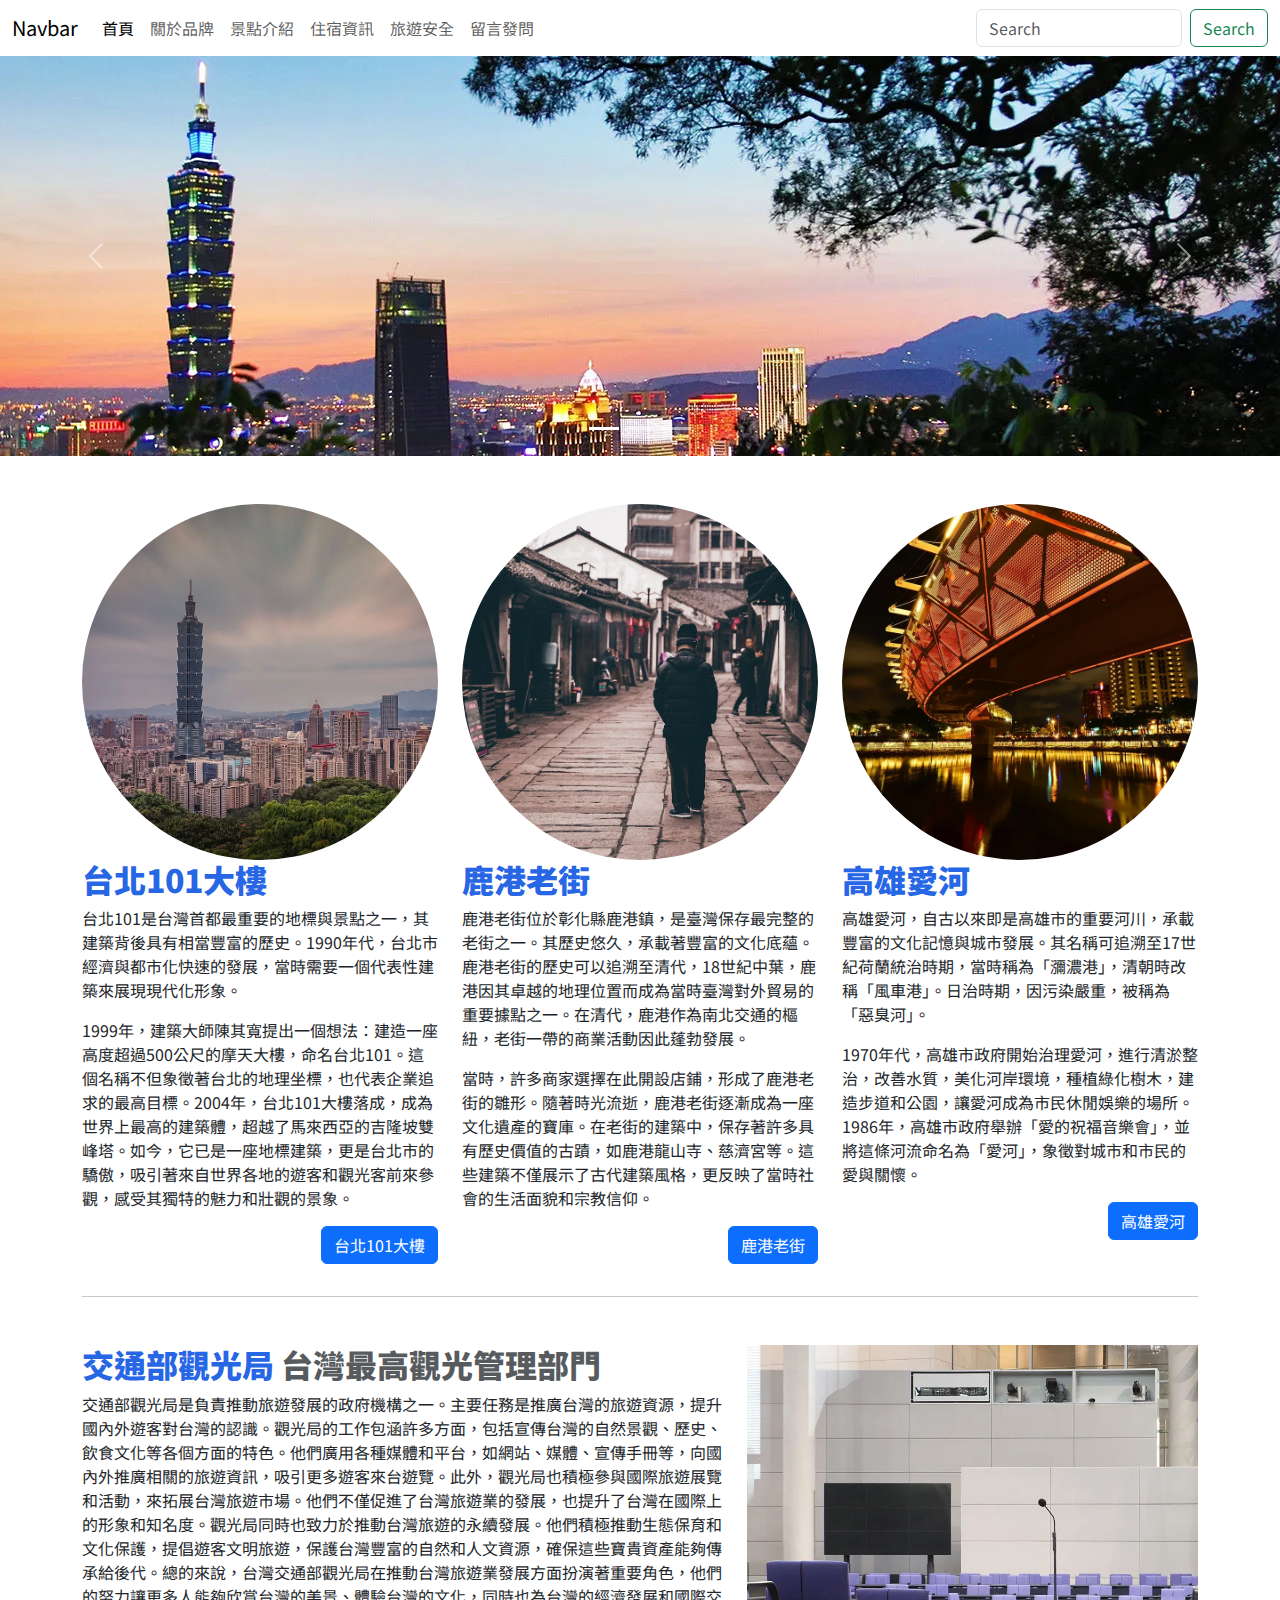
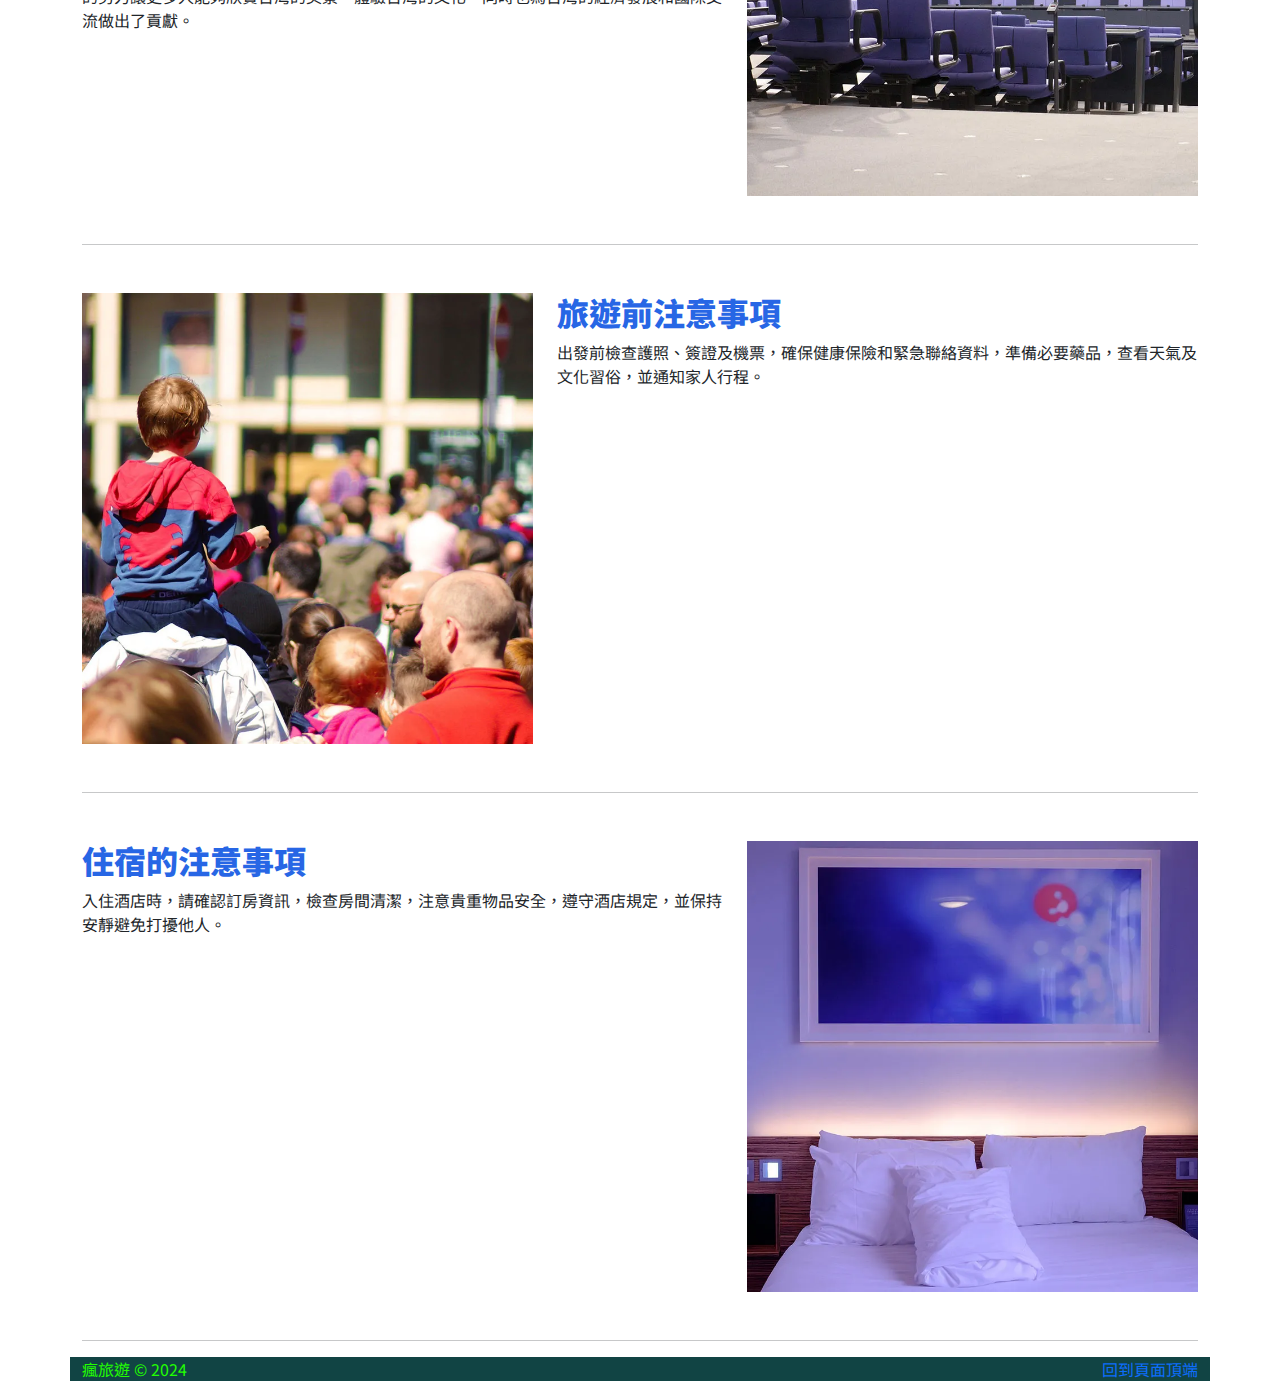
<file: index.html>
<!DOCTYPE html>
<html lang="zh-Hant-TW">
<head>
    <meta charset="UTF-8">        
    <meta name="viewport" content="width=device-width, initial-scale=1.0">
    <!-- 設定IE相容模式 -->
    <meta http-equiv="X-UA-Compatible" content="IE=edge" />
    <!-- 網站作者/擁有者 -->
    <meta name="author" content="瘋旅遊CrazyTravel">
    <!-- 網頁描述，簡單介紹網頁內容 -->
    <meta name="description" content="台北101是台灣首都最重要的地標與景點之一, 鹿港老街位於彰化縣鹿港鎮是臺灣保存最完整的老街之一, 高雄愛河追溯至17世紀荷蘭統治時期當時稱為「瀰濃港」,清朝時改稱「風車港」, 日治時期被稱為「惡臭河」">
    <!-- 網頁編輯器 -->
    <meta name="generator" content="VisualStudioCode">
    <!-- 關鍵字，Google排除權重，其它搜尋引擎仍然使用 -->
    <meta name="keywords" content=" 台北101, 鹿港老街, 高雄愛河">
    <!-- favicon我的最愛(書籤)圖標 -->
    <link rel="shortcut icon" href="favicon.ico">

    <link href="https://cdn.jsdelivr.net/npm/bootstrap@5.3.3/dist/css/bootstrap.min.css" rel="stylesheet" integrity="sha384-QWTKZyjpPEjISv5WaRU9OFeRpok6YctnYmDr5pNlyT2bRjXh0JMhjY6hW+ALEwIH" crossorigin="anonymous">
    <link rel="stylesheet" href="css/custom.css">
   
        <title>瘋旅遊-首頁</title>
</head>
<!-- GA追蹤分析 -->
<body>
    <header>
        <nav class="navbar navbar-expand-lg bg-dark navbar-light"> 
            <div class="container-fluid">
              <a class="navbar-brand" href="#">Navbar</a>
              <button class="navbar-toggler" type="button" data-bs-toggle="collapse" data-bs-target="#navbarSupportedContent" aria-controls="navbarSupportedContent" aria-expanded="false" aria-label="Toggle navigation">
                <span class="navbar-toggler-icon"></span>
              </button>
              <div class="collapse navbar-collapse" id="navbarSupportedContent">
                <!-- 導覽按鈕列 -->
                <ul class="navbar-nav me-auto mb-2 mb-lg-0">
                  <li class="nav-item">
                    <a class="nav-link active" aria-current="page" href="index.html">首頁</a>
                  </li>
                  <li class="nav-item">
                    <a class="nav-link" href="about.html">關於品牌</a>
                  </li>
                  <li class="nav-item">
                    <a class="nav-link" href="viewpoint.html">景點介紹</a>
                  </li>
                  <li class="nav-item">
                    <a class="nav-link" href="hotel.html">住宿資訊</a>
                  </li>
                  <li class="nav-item">
                    <a class="nav-link" href="safe.html">旅遊安全</a>
                  </li>
                  <li class="nav-item">
                    <a class="nav-link" href="https://toolkit.url.com.tw/bbs/index.php?email=bbs@trial-155897.url.tw" target="_blank">留言發問</a>
                  </li>
                </ul>
                <!-- 表單、php -->
                <form class="d-flex" role="search">
                  <input class="form-control me-2" type="search" placeholder="Search" aria-label="Search">
                  <button class="btn btn-outline-success" type="submit">Search</button>
                </form>
              </div>
            </div>
        </nav>

    </header>
    <main>
      <div id="carouselExampleIndicators" class="carousel slide">
        <div class="carousel-indicators">
          <button type="button" data-bs-target="#carouselExampleIndicators" data-bs-slide-to="0" class="active" aria-current="true" aria-label="Slide 1"></button>
          <button type="button" data-bs-target="#carouselExampleIndicators" data-bs-slide-to="1" aria-label="Slide 2"></button>
          <button type="button" data-bs-target="#carouselExampleIndicators" data-bs-slide-to="2" aria-label="Slide 3"></button>
        </div>
        <div class="carousel-inner">
          <div class="carousel-item active">
            <img src="images/index/taipei-101-2511672_1920-111.webp" class="d-block w-100" alt="台北101大樓" title="台北101大樓" aria-label="台北101大樓">
          </div>
          <div class="carousel-item">
            <img src="images/index/taipei-101-2844052_1920-222.webp" class="d-block w-100" alt="台北101大樓" title="台北101大樓" aria-level="台北101大樓" >
          </div>
          <div class="carousel-item">
            <img src="images/index/taipei-taiwan-2057818_1920-333.webp" class="d-block w-100" alt="台北大樓" title="台北大樓" aria-level="台北大樓">
          </div>
        </div>
        <button class="carousel-control-prev" type="button" data-bs-target="#carouselExampleIndicators" data-bs-slide="prev">
          <span class="carousel-control-prev-icon" aria-hidden="true"></span>
          <span class="visually-hidden">Previous</span>
        </button>
        <button class="carousel-control-next" type="button" data-bs-target="#carouselExampleIndicators" data-bs-slide="next">
          <span class="carousel-control-next-icon" aria-hidden="true"></span>
          <span class="visually-hidden">Next</span>
        </button>
      </div>
      <div class="container">
        <div class="row">
          <div class="col-lg-4 order-md-0 mt-5">
          <a type="button"><img src="images/index/taipai-2078194_1920.webp" class="rounded-circle w-100" alt="台北101大樓" title="台北101大樓" aria-label="台北101大樓"data-bs-toggle="modal" data-bs-target="#imageTaipei101"></a>
            <!-- Modal -->
            <div class="modal fade" id="imageTaipei101" tabindex="-1" aria-labelledby="exampleModalLabel" aria-hidden="true">
              <div class="modal-dialog">
                <div class="modal-content">
                  <div class="modal-header">
                    <h5 class="modal-title">台北101大樓</h5>
                    <button type="button" class="btn-close" data-bs-dismiss="modal" aria-label="Close"></button>
                  </div>
                  <div class="modal-body">
                    <img src="images/index/taipai-2078194_1920.webp" width="100%">
                  </div>
                  <div class="modal-footer">
                    <button type="button" class="btn btn-secondary" data-bs-dismiss="modal">關閉</button>
                  </div>
                </div>
              </div>
            </div>         
  <div class="card-body">
    <h2 class="">台北101大樓</h2>
    <p class="card-text">台北101是台灣首都最重要的地標與景點之一，其建築背後具有相當豐富的歷史。1990年代，台北市經濟與都市化快速的發展，當時需要一個代表性建築來展現現代化形象。</p>
    <p>1999年，建築大師陳其寬提出一個想法：建造一座高度超過500公尺的摩天大樓，命名台北101。這個名稱不但象徵著台北的地理坐標，也代表企業追求的最高目標。2004年，台北101大樓落成，成為世界上最高的建築體，超越了馬來西亞的吉隆坡雙峰塔。如今，它已是一座地標建築，更是台北市的驕傲，吸引著來自世界各地的遊客和觀光客前來參觀，感受其獨特的魅力和壯觀的景象。</p>
    <p class="text-end"><a href="https://www.taipei-101.com.tw/tw" target="_blank" class="btn btn-primary" role="button" data-bs-toggle="tooltip" data-bs-placement="top" data-bs-title="即將離開本網站">
    台北101大樓</a></p>
  </div>
          </div>
          <div class="col-lg-4 order-md-1 mt-5">   
            <img src="images/index/china-4006003_1920.webp" class="rounded-circle w-100" alt="鹿港老街" title="鹿港老街" aria-label="鹿港老街">
  <div class="card-body">        
    <h2 class="">鹿港老街</h2>
    <p class="card-text">鹿港老街位於彰化縣鹿港鎮，是臺灣保存最完整的老街之一。其歷史悠久，承載著豐富的文化底蘊。鹿港老街的歷史可以追溯至清代，18世紀中葉，鹿港因其卓越的地理位置而成為當時臺灣對外貿易的重要據點之一。在清代，鹿港作為南北交通的樞紐，老街一帶的商業活動因此蓬勃發展。</p>
    <p>當時，許多商家選擇在此開設店鋪，形成了鹿港老街的雛形。隨著時光流逝，鹿港老街逐漸成為一座文化遺產的寶庫。在老街的建築中，保存著許多具有歷史價值的古蹟，如鹿港龍山寺、慈濟宮等。這些建築不僅展示了古代建築風格，更反映了當時社會的生活面貌和宗教信仰。</p>
    <p class="text-end"><a href="https://tourism.chcg.gov.tw/AttractionsContent.aspx?id=152&chk=a85eda86-370a-434e-b612-b04b3dc848ab" target="_blank" class="btn btn-primary" role="button">鹿港老街</a></p>
        </div>
      </div>
      <div class="col-lg-4 order-md-2 mt-5">
        <img src="images/index/heart-of-love-river-in-kaohsiung-1885958_1920.webp" class="rounded-circle w-100" alt="高雄愛河" title="高雄愛河" aria-label="高雄愛河">
        <div class="card-body">        
        <h2 class="">高雄愛河</h2>
        <p class="card-text">高雄愛河，自古以來即是高雄市的重要河川，承載豐富的文化記憶與城市發展。其名稱可追溯至17世紀荷蘭統治時期，當時稱為「瀰濃港」，清朝時改稱「風車港」。日治時期，因污染嚴重，被稱為「惡臭河」。</p>
        <p class="card-text">1970年代，高雄市政府開始治理愛河，進行清淤整治，改善水質，美化河岸環境，種植綠化樹木，建造步道和公園，讓愛河成為市民休閒娛樂的場所。1986年，高雄市政府舉辦「愛的祝福音樂會」，並將這條河流命名為「愛河」，象徵對城市和市民的愛與關懷。</p>
        <p class="text-end"><a href="https://www.taiwan.net.tw/m1.aspx?sNo=0001121&id=625" target="_blank" class="btn btn-primary" role="button">高雄愛河</a></p>
    </div>
    </div>

        </div>
        <hr>
        <div class="row my-5">
          <div class="col-md-7">
            <h2>交通部觀光局<span class="text-muted"> 台灣最高觀光管理部門</span></h2>
            <p>交通部觀光局是負責推動旅遊發展的政府機構之一。主要任務是推廣台灣的旅遊資源，提升國內外遊客對台灣的認識。觀光局的工作包涵許多方面，包括宣傳台灣的自然景觀、歷史、飲食文化等各個方面的特色。他們廣用各種媒體和平台，如網站、媒體、宣傳手冊等，向國內外推廣相關的旅遊資訊，吸引更多遊客來台遊覽。此外，觀光局也積極參與國際旅遊展覽和活動，來拓展台灣旅遊市場。他們不僅促進了台灣旅遊業的發展，也提升了台灣在國際上的形象和知名度。觀光局同時也致力於推動台灣旅遊的永續發展。他們積極推動生態保育和文化保護，提倡遊客文明旅遊，保護台灣豐富的自然和人文資源，確保這些寶貴資產能夠傳承給後代。總的來說，台灣交通部觀光局在推動台灣旅遊業發展方面扮演著重要角色，他們的努力讓更多人能夠欣賞台灣的美景、體驗台灣的文化，同時也為台灣的經濟發展和國際交流做出了貢獻。</p>
          </div>
          <div class="col-md-5">
             <img src="images/index/bundestag-732071_1920.move.webp" alt="交通部觀光局辦公室" class="img-fluid mx-auto" aria-label="交通部觀光局辦公室">
          </div>
        </div>
        <hr>
        <div class="row my-5">
          <div class="col-md-7 order-md-1">
            <h2>旅遊前注意事項</h2>
            <p>出發前檢查護照、簽證及機票，確保健康保險和緊急聯絡資料，準備必要藥品，查看天氣及文化習俗，並通知家人行程。</p>
          </div>
          <div class="col-md-5 order-md-0">
             <img src="images/index/people-3316590_1920.move.webp" alt="旅遊前注意事項" class="img-fluid mx-auto" aria-label="旅遊前注意事項">
          </div>
        </div>
        <hr>
        <div class="row my-5">
          <div class="col-md-7">
            <h2>住宿的注意事項</h2>
            <p>入住酒店時，請確認訂房資訊，檢查房間清潔，注意貴重物品安全，遵守酒店規定，並保持安靜避免打擾他人。
            </p>
          </div>
          <div class="col-md-5">
             <img src="images/index/bedroom-1285156_1920.webp" alt="住宿的注意事項" class="img-fluid mx-auto" aria-label="住宿的注意事項">
          </div>
        </div>
        <hr>
      </div>
        <footer class="container">
          <p class="float-end"><a href="#top">回到頁面頂端</a></p>
          <p>瘋旅遊 &copy; 2024</p>
        </footer>
    </main>
    <!-- bootstrap.bundle.min.js包含popper js -->
    <script src="https://cdn.jsdelivr.net/npm/bootstrap@5.3.3/dist/js/bootstrap.bundle.min.js" integrity="sha384-YvpcrYf0tY3lHB60NNkmXc5s9fDVZLESaAA55NDzOxhy9GkcIdslK1eN7N6jIeHz" crossorigin="anonymous"></script>
    <!-- Tooltips改版前 -->
    <!-- <script>
      $(function () { $('[data-toggle="tooltip"]').tooltip()})
    </script> -->
    <!-- Tooltips改版後 -->
    <script>
      var tooltipTriggerList = [].slice.call(document.querySelectorAll('[data-bs-toggle="tooltip"]'))
      var tooltipList = tooltipTriggerList.map(function (tooltipTriggerEl) {
      return new bootstrap.Tooltip(tooltipTriggerEl)
      })
  </script>
</body>
</html>
</file>
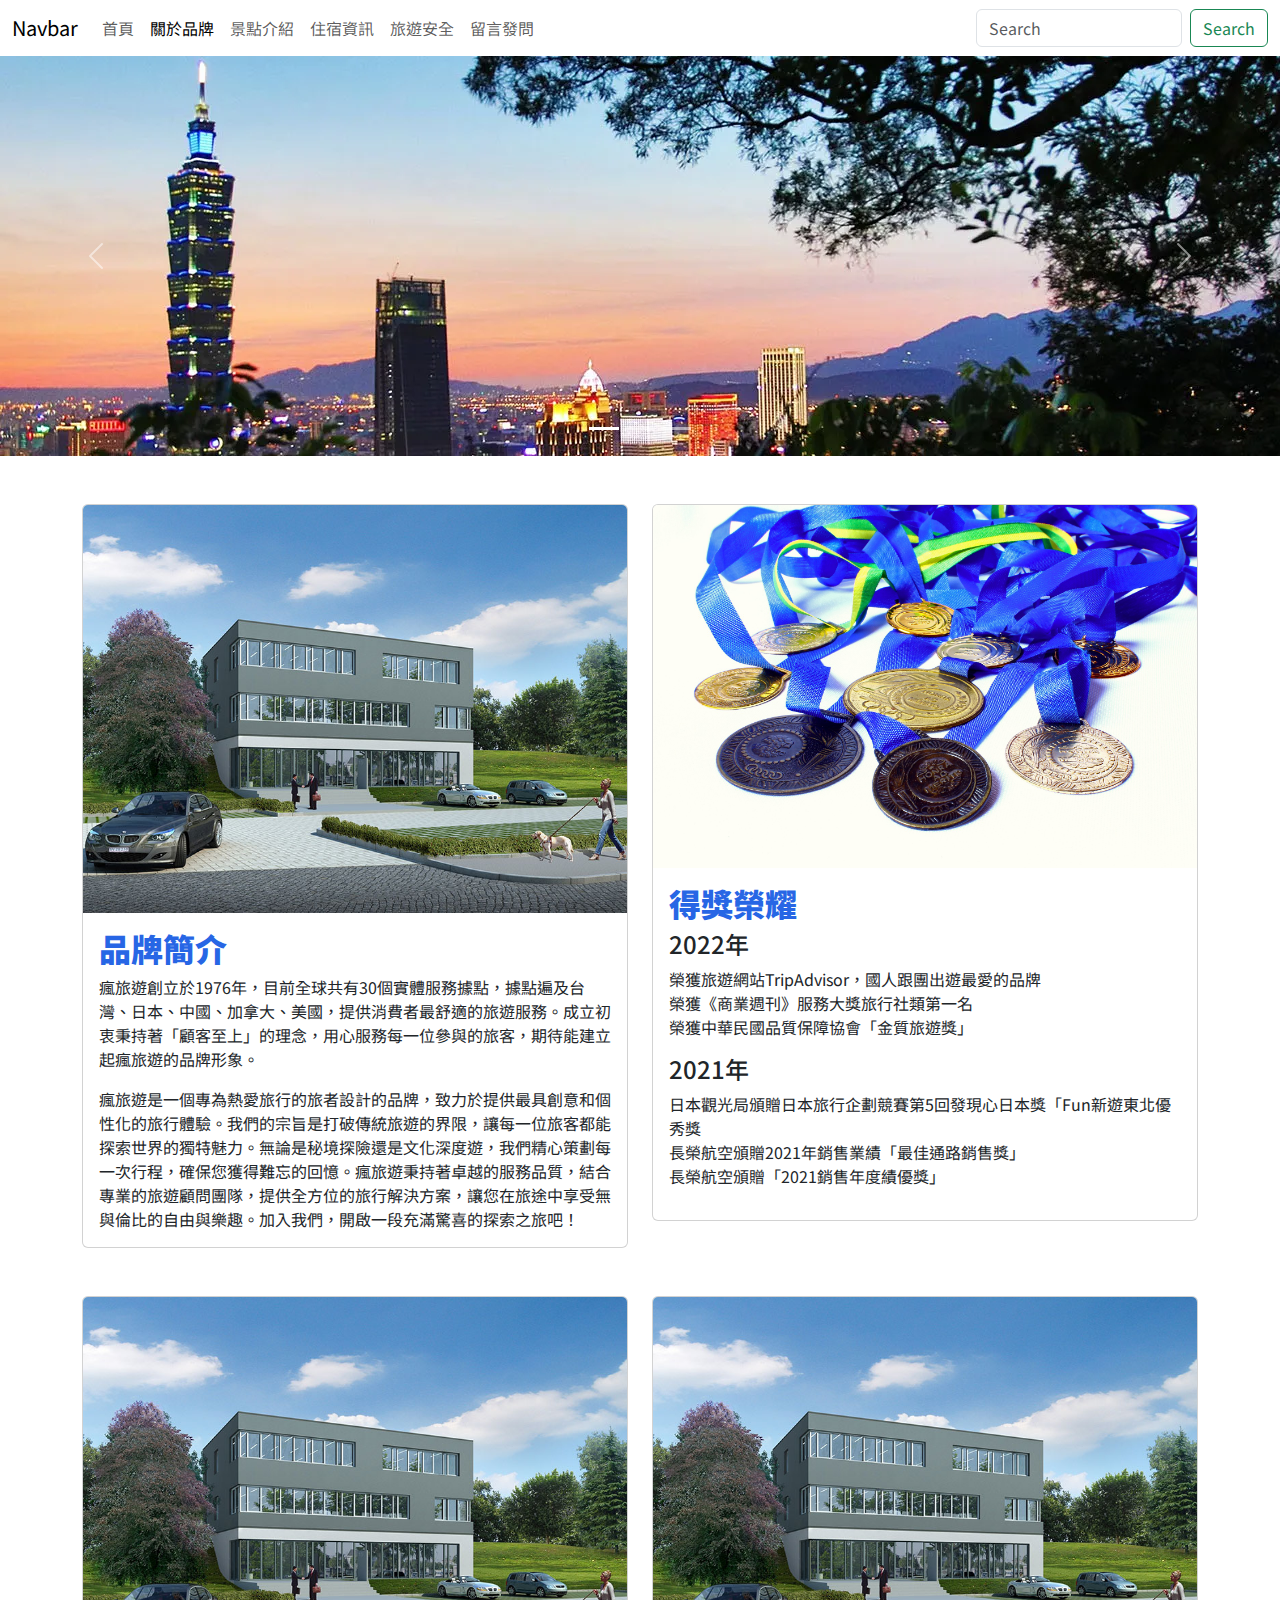
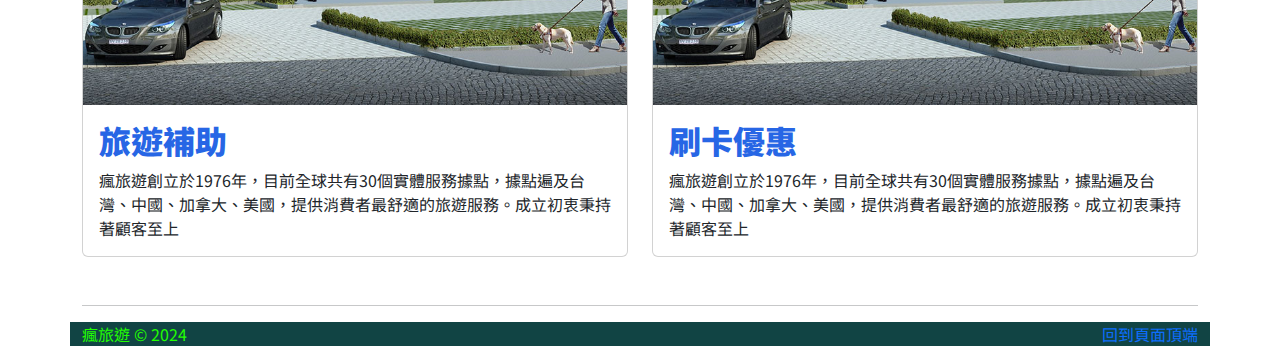
<file: about.html>
<!DOCTYPE html>
<html lang="zh-Hant-TW">
<head>
    <meta charset="UTF-8">        
    <meta name="viewport" content="width=device-width, initial-scale=1.0">
    <!-- 設定IE相容模式 -->
    <meta http-equiv="X-UA-Compatible" content="IE=edge" />
    <!-- 網站作者/擁有者 -->
    <meta name="author" content="瘋旅遊CrazyTravel">
    <!-- 網頁描述，簡單介紹網頁內容 -->
    <meta name="description" content="網頁內容完成再做">
    <!-- 網頁編輯器 -->
    <meta name="generator" content="VisualStudioCode">
    <!-- 關鍵字，Google排除權重，其它搜尋引擎仍然使用 -->
    <meta name="keywords" content="網頁內容完成再做">
    <!-- favicon我的最愛(書籤)圖標 -->
    <link rel="shortcut icon" href="favicon.ico">
    
    <link href="https://cdn.jsdelivr.net/npm/bootstrap@5.3.3/dist/css/bootstrap.min.css" rel="stylesheet" integrity="sha384-QWTKZyjpPEjISv5WaRU9OFeRpok6YctnYmDr5pNlyT2bRjXh0JMhjY6hW+ALEwIH" crossorigin="anonymous">
    <link rel="stylesheet" href="css/custom.css">
    <!-- GA追蹤分析 -->
    <!-- Google tag (gtag.js) -->
<script async src="https://www.googletagmanager.com/gtag/js?id=G-BGVSDQ0Q1H"></script>
<script>
  window.dataLayer = window.dataLayer || [];
  function gtag(){dataLayer.push(arguments);}
  gtag('js', new Date());

  gtag('config', 'G-BGVSDQ0Q1H');
</script>
    <title>瘋旅遊-關於品牌</title>
</head>
<!-- GA追蹤分析 -->
<body>
    <header>
        <nav class="navbar navbar-expand-lg bg-dark ">
            <div class="container-fluid">
              <a class="navbar-brand" href="#">Navbar</a>
              <button class="navbar-toggler" type="button" data-bs-toggle="collapse" data-bs-target="#navbarSupportedContent" aria-controls="navbarSupportedContent" aria-expanded="false" aria-label="Toggle navigation">
                <span class="navbar-toggler-icon"></span>
              </button>
              <div class="collapse navbar-collapse" id="navbarSupportedContent">
                <!-- 導覽按鈕列 -->
                <ul class="navbar-nav me-auto mb-2 mb-lg-0">
                  <li class="nav-item">
                    <a class="nav-link" href="index.html">首頁</a>
                  </li>
                  <li class="nav-item">
                    <a class="nav-link active" aria-current="page" href="about.html">關於品牌</a>
                  </li>
                  <li class="nav-item">
                    <a class="nav-link" href="viewpoint.html">景點介紹</a>
                  </li>
                  <li class="nav-item">
                    <a class="nav-link" href="hotel.html">住宿資訊</a>
                  </li>
                  <li class="nav-item">
                    <a class="nav-link" href="safe.html">旅遊安全</a>
                  </li>
                  <li class="nav-item">
                    <a class="nav-link" href="https://toolkit.url.com.tw/bbs/index.php?email=bbs@trial-155897.url.tw" target="_blank">留言發問</a>
                  </li>
                </ul>
                <!-- 表單、php -->
                <form class="d-flex" role="search">
                  <input class="form-control me-2" type="search" placeholder="Search" aria-label="Search">
                  <button class="btn btn-outline-success" type="submit">Search</button>
                </form>
              </div>
            </div>
        </nav>

    </header>
    <main>
      <div id="carouselExampleIndicators" class="carousel slide">
        <div class="carousel-indicators">
          <button type="button" data-bs-target="#carouselExampleIndicators" data-bs-slide-to="0" class="active" aria-current="true" aria-label="Slide 1"></button>
          <button type="button" data-bs-target="#carouselExampleIndicators" data-bs-slide-to="1" aria-label="Slide 2"></button>
          <button type="button" data-bs-target="#carouselExampleIndicators" data-bs-slide-to="2" aria-label="Slide 3"></button>
        </div>
        <div class="carousel-inner">
          <div class="carousel-item active">
            <img src="images/index/taipei-101-2511672_1920-111.webp" class="d-block w-100" alt="台北101大樓" title="台北101大樓" aria-label="台北101大樓">
          </div>
          <div class="carousel-item">
            <img src="images/index/taipei-101-2844052_1920-222.webp" class="d-block w-100" alt="台北101大樓" title="台北101大樓" aria-level="台北101大樓" >
          </div>
          <div class="carousel-item">
            <img src="images/index/taipei-taiwan-2057818_1920-333.webp" class="d-block w-100" alt="台北大樓" title="台北大樓" aria-level="台北大樓">
          </div>
        </div>
        <button class="carousel-control-prev" type="button" data-bs-target="#carouselExampleIndicators" data-bs-slide="prev">
          <span class="carousel-control-prev-icon" aria-hidden="true"></span>
          <span class="visually-hidden">Previous</span>
        </button>
        <button class="carousel-control-next" type="button" data-bs-target="#carouselExampleIndicators" data-bs-slide="next">
          <span class="carousel-control-next-icon" aria-hidden="true"></span>
          <span class="visually-hidden">Next</span>
        </button>
      </div>
      <div class="container">
        <div class="row">
          <div class="col-lg-6">
            <div class="card mt-5">
                <img src="images/about/office-building-1026492_1920.jpg" class="card-img-top" alt="瘋旅遊辦公大樓" title="瘋旅遊辦公大樓" aria-label="瘋旅遊辦公大樓">
                <div class="card-body">
                  <h2 class="">品牌簡介</h2>
                  <p class="card-text">瘋旅遊創立於1976年，目前全球共有30個實體服務據點，據點遍及台灣、日本、中國、加拿大、美國，提供消費者最舒適的旅遊服務。成立初衷秉持著「顧客至上」的理念，用心服務每一位參與的旅客，期待能建立起瘋旅遊的品牌形象。</p>
                  <p class="card-text">瘋旅遊是一個專為熱愛旅行的旅者設計的品牌，致力於提供最具創意和個性化的旅行體驗。我們的宗旨是打破傳統旅遊的界限，讓每一位旅客都能探索世界的獨特魅力。無論是秘境探險還是文化深度遊，我們精心策劃每一次行程，確保您獲得難忘的回憶。瘋旅遊秉持著卓越的服務品質，結合專業的旅遊顧問團隊，提供全方位的旅行解決方案，讓您在旅途中享受無與倫比的自由與樂趣。加入我們，開啟一段充滿驚喜的探索之旅吧！
                  </p>
                </div>
              </div>
          </div>
          <div class="col-lg-6">
            <div class="card mt-5">
                <img src="images/about/award-medal-646943_1920.jpg" class="card-img-top" alt="瘋旅遊辦公大樓" title="瘋旅遊辦公大樓" aria-label="瘋旅遊辦公大樓">
                <div class="card-body">
                  <h2 class="">得獎榮耀</h2>
                  <h4 class="">2022年</h4>
                  <p class="card-text">榮獲旅遊網站TripAdvisor，國人跟團出遊最愛的品牌<br>
                  榮獲《商業週刊》服務大獎旅行社類第一名<br>
                  榮獲中華民國品質保障協會「金質旅遊獎」<p>
                    <h4 class="">2021年</h4>
                    <p class="card-text">日本觀光局頒贈日本旅行企劃競賽第5回發現心日本獎「Fun新遊東北優秀獎<br>
                    長榮航空頒贈2021年銷售業績「最佳通路銷售獎」<br>
                    長榮航空頒贈「2021銷售年度績優獎」<p>
                  </div>
              </div>
          </div>
          <div class="col-lg-6">
            <div class="card mt-5">
                <img src="images/about/office-building-1026492_1920.jpg" class="card-img-top" alt="瘋旅遊辦公大樓" title="瘋旅遊辦公大樓" aria-label="瘋旅遊辦公大樓">
                <div class="card-body">
                  <h2 class="">旅遊補助</h2>
                  <p class="card-text">瘋旅遊創立於1976年，目前全球共有30個實體服務據點，據點遍及台灣、中國、加拿大、美國，提供消費者最舒適的旅遊服務。成立初衷秉持著顧客至上</p>
                </div>
              </div>
          </div>
          <div class="col-lg-6">
            <div class="card mt-5">
                <img src="images/about/office-building-1026492_1920.jpg" class="card-img-top" alt="瘋旅遊辦公大樓" title="瘋旅遊辦公大樓" aria-label="瘋旅遊辦公大樓">
                <div class="card-body">
                  <h2 class="">刷卡優惠</h2>
                  <p class="card-text">瘋旅遊創立於1976年，目前全球共有30個實體服務據點，據點遍及台灣、中國、加拿大、美國，提供消費者最舒適的旅遊服務。成立初衷秉持著顧客至上</p>
                </div>
              </div>
          </div>




        </div>
        <div class="row mb-5"></div>
        <hr>
      </div>
      <footer class="container">
        <p class="float-end"><a href="#top">回到頁面頂端</a></p>
        <p>瘋旅遊 &copy; 2024</p>
        </footer>
    </main>
    <script src="https://cdn.jsdelivr.net/npm/bootstrap@5.3.3/dist/js/bootstrap.bundle.min.js" integrity="sha384-YvpcrYf0tY3lHB60NNkmXc5s9fDVZLESaAA55NDzOxhy9GkcIdslK1eN7N6jIeHz" crossorigin="anonymous"></script>

    
</body>
</html>
</file>
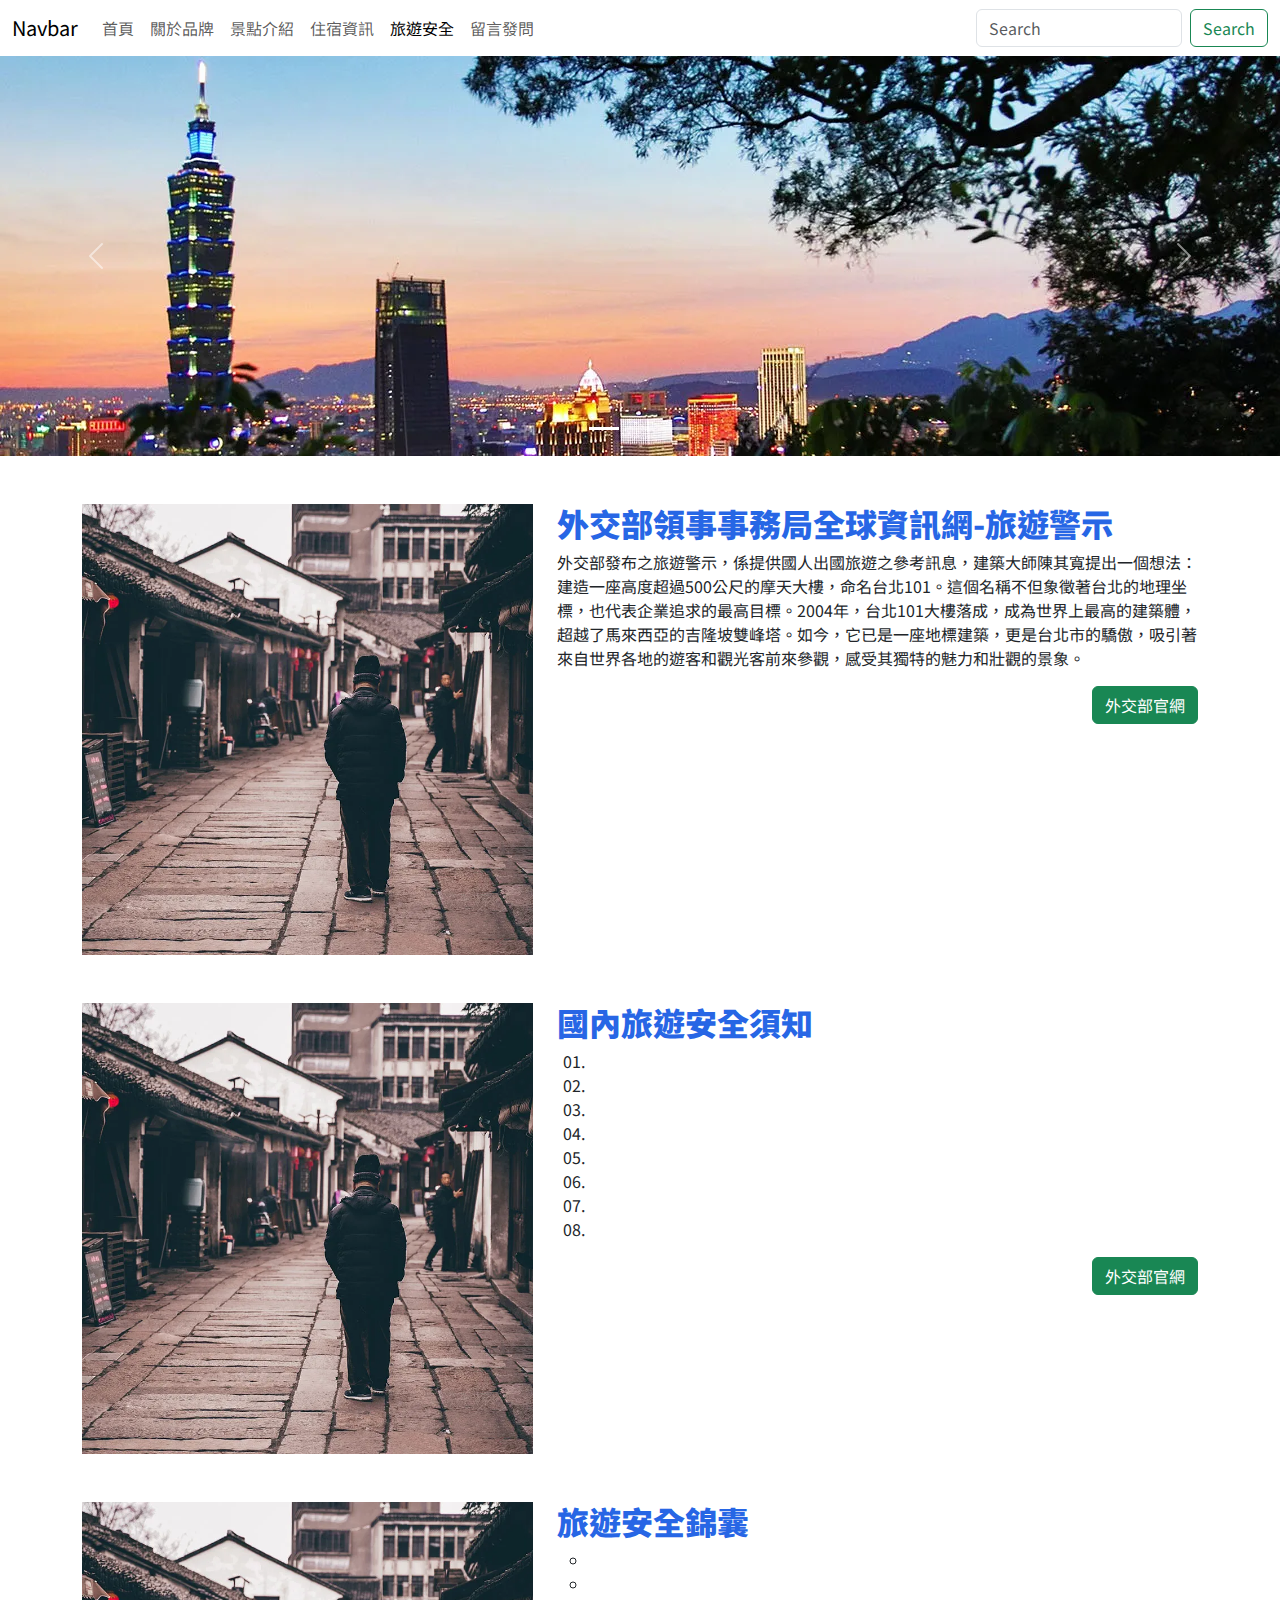
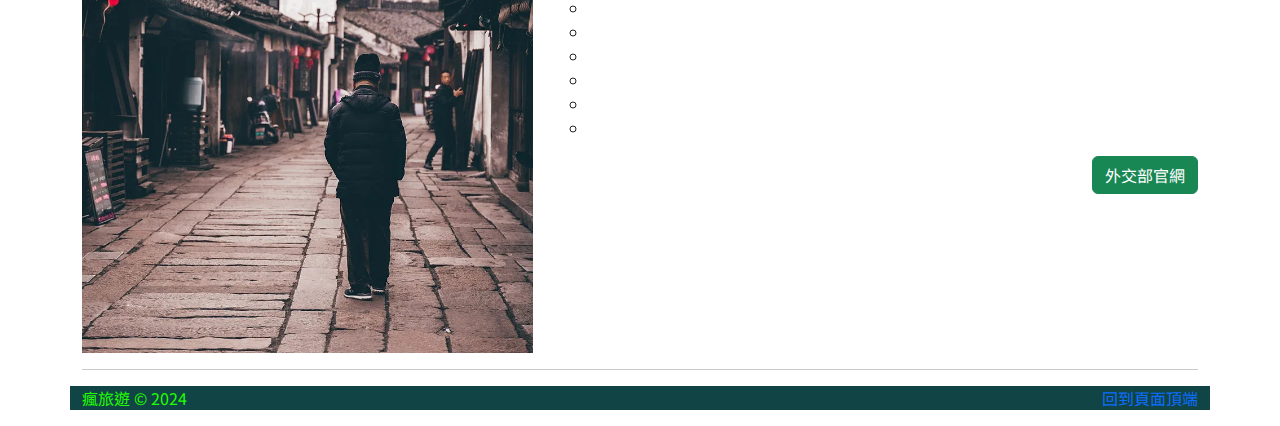
<file: safe.html>
<!DOCTYPE html>
<html lang="zh-Hant-TW">
<head>
    <meta charset="UTF-8">        
    <meta name="viewport" content="width=device-width, initial-scale=1.0">
    <!-- 設定IE相容模式 -->
    <meta http-equiv="X-UA-Compatible" content="IE=edge" />
    <!-- 網站作者/擁有者 -->
    <meta name="author" content="瘋旅遊CrazyTravel">
    <!-- 網頁描述，簡單介紹網頁內容 -->
    <meta name="description" content="網頁內容完成再做">
    <!-- 網頁編輯器 -->
    <meta name="generator" content="VisualStudioCode">
    <!-- 關鍵字，Google排除權重，其它搜尋引擎仍然使用 -->
    <meta name="keywords" content="網頁內容完成再做">
    <!-- favicon我的最愛(書籤)圖標 -->
    <link rel="shortcut icon" href="favicon.ico">
    
    <link href="https://cdn.jsdelivr.net/npm/bootstrap@5.3.3/dist/css/bootstrap.min.css" rel="stylesheet" integrity="sha384-QWTKZyjpPEjISv5WaRU9OFeRpok6YctnYmDr5pNlyT2bRjXh0JMhjY6hW+ALEwIH" crossorigin="anonymous">
    <link rel="stylesheet" href="css/custom.css">
    <link rel="stylesheet" href="https://fonts.googleapis.com/icon?family=Material+Icons">
    <!-- GA追蹤分析 -->
    <!-- Google tag (gtag.js) -->
    <script async src="https://www.googletagmanager.com/gtag/js?id=G-BGVSDQ0Q1H"></script>
    <script>
      window.dataLayer = window.dataLayer || [];
      function gtag(){dataLayer.push(arguments);}
      gtag('js', new Date());
    
      gtag('config', 'G-BGVSDQ0Q1H');
    </script>
        <title>瘋旅遊-旅遊安全</title>
</head>
<!-- GA追蹤分析 -->
<body>
    <header>
        <nav class="navbar navbar-expand-lg bg-dark ">
            <div class="container-fluid">
              <a class="navbar-brand" href="#">Navbar</a>
              <button class="navbar-toggler" type="button" data-bs-toggle="collapse" data-bs-target="#navbarSupportedContent" aria-controls="navbarSupportedContent" aria-expanded="false" aria-label="Toggle navigation">
                <span class="navbar-toggler-icon"></span>
              </button>
              <div class="collapse navbar-collapse" id="navbarSupportedContent">
                <!-- 導覽按鈕列 -->
                <ul class="navbar-nav me-auto mb-2 mb-lg-0">
                  <li class="nav-item">
                    <a class="nav-link" href="index.html">首頁</a>
                  </li>
                  <li class="nav-item">
                    <a class="nav-link " href="about.html">關於品牌</a>
                  </li>
                  <li class="nav-item">
                    <a class="nav-link" href="viewpoint.html">景點介紹</a>
                  </li>
                  <li class="nav-item">
                    <a class="nav-link" href="hotel.html">住宿資訊</a>
                  </li>
                  <li class="nav-item">
                    <a class="nav-link active" aria-current="page" href="safe.html">旅遊安全</a>
                  </li>
                  <li class="nav-item">
                    <a class="nav-link" href="https://toolkit.url.com.tw/bbs/index.php?email=bbs@trial-155897.url.tw" target="_blank">留言發問</a>
                  </li>
                </ul>
                <!-- 表單、php -->
                <form class="d-flex" role="search">
                  <input class="form-control me-2" type="search" placeholder="Search" aria-label="Search">
                  <button class="btn btn-outline-success" type="submit">Search</button>
                </form>
              </div>
            </div>
        </nav>

    </header>
    <main>
      <div id="carouselExampleIndicators" class="carousel slide">
        <div class="carousel-indicators">
          <button type="button" data-bs-target="#carouselExampleIndicators" data-bs-slide-to="0" class="active" aria-current="true" aria-label="Slide 1"></button>
          <button type="button" data-bs-target="#carouselExampleIndicators" data-bs-slide-to="1" aria-label="Slide 2"></button>
          <button type="button" data-bs-target="#carouselExampleIndicators" data-bs-slide-to="2" aria-label="Slide 3"></button>
        </div>
        <div class="carousel-inner">
          <div class="carousel-item active">
            <img src="images/index/taipei-101-2511672_1920-111.webp" class="d-block w-100" alt="台北101大樓" title="台北101大樓" aria-label="台北101大樓">
          </div>
          <div class="carousel-item">
            <img src="images/index/taipei-101-2844052_1920-222.webp" class="d-block w-100" alt="台北101大樓" title="台北101大樓" aria-level="台北101大樓" >
          </div>
          <div class="carousel-item">
            <img src="images/index/taipei-taiwan-2057818_1920-333.webp" class="d-block w-100" alt="台北大樓" title="台北大樓" aria-level="台北大樓">
          </div>
        </div>
        <button class="carousel-control-prev" type="button" data-bs-target="#carouselExampleIndicators" data-bs-slide="prev">
          <span class="carousel-control-prev-icon" aria-hidden="true"></span>
          <span class="visually-hidden">Previous</span>
        </button>
        <button class="carousel-control-next" type="button" data-bs-target="#carouselExampleIndicators" data-bs-slide="next">
          <span class="carousel-control-next-icon" aria-hidden="true"></span>
          <span class="visually-hidden">Next</span>
        </button>
      </div>
      <div class="container">
        <div class="row">
            <div class="col-md-7 order-md-1 mt-5">
              <h2>外交部領事事務局全球資訊網-旅遊警示</h2>
              <p>外交部發布之旅遊警示，係提供國人出國旅遊之參考訊息，建築大師陳其寬提出一個想法：建造一座高度超過500公尺的摩天大樓，命名台北101。這個名稱不但象徵著台北的地理坐標，也代表企業追求的最高目標。2004年，台北101大樓落成，成為世界上最高的建築體，超越了馬來西亞的吉隆坡雙峰塔。如今，它已是一座地標建築，更是台北市的驕傲，吸引著來自世界各地的遊客和觀光客前來參觀，感受其獨特的魅力和壯觀的景象。</p>
              <p></p>
              <p class="text-end"><a href="https://www.boca.gov.tw/sp-trwa-list-1.html" target="_blank" class="btn btn-success" role="button">外交部官網</a></p>
            </div>
            <div class="col-md-5 order-md-0 mt-5">
                <img src="images/safe/china-4006003_1920.webp" class="img-fluid mx-auto" alt="安全的環遊世界" title="安全的環遊世界"aria-label="安全的環遊世界">
            </div>
        </div>
        <div class="row">
          <div class="col-md-7 order-md-1 mt-5">
            <h2>國內旅遊安全須知</h2>
            <ol class="list-no">
              <li></li>
              <li></li>
              <li></li>
              <li></li>
              <li></li>
              <li></li>
              <li></li>
              <li></li>
            </ol>
            <p class="text-end"><a href="https://www.boca.gov.tw/sp-trwa-list-1.html" target="_blank" class="btn btn-success" role="button">外交部官網</a></p>
          </div>
          <div class="col-md-5 order-md-0 mt-5">
              <img src="images/safe/china-4006003_1920.webp" class="img-fluid mx-auto" alt="安全的環遊世界" title="安全的環遊世界"aria-label="安全的環遊世界">
          </div>
        </div>
        <div class="row">
        <div class="col-md-7 order-md-1 mt-5">
          <h2>旅遊安全錦囊</h2>
          <ul class="list-symbol">
            <li></li>
            <li></li>
            <li></li>
            <li></li>
            <li></li>
            <li></li>
            <li></li>
            <li></li>
          </ul>          
          <p class="text-end"><a href="https://www.boca.gov.tw/sp-trwa-list-1.html" target="_blank" class="btn btn-success" role="button">外交部官網</a></p>
        </div>
        <div class="col-md-5 order-md-0 mt-5">
            <img src="images/safe/china-4006003_1920.webp" class="img-fluid mx-auto" alt="安全的環遊世界" title="安全的環遊世界" aria-label="安全的環遊世界">
        </div>
        </div>
        <hr>
      </div>
      <footer class="container">
        <p class="float-end"><a href="#top">回到頁面頂端</a></p>
        <p>瘋旅遊 &copy; 2024</p>
        </footer>
    </main>
    <script src="https://cdn.jsdelivr.net/npm/bootstrap@5.3.3/dist/js/bootstrap.bundle.min.js" integrity="sha384-YvpcrYf0tY3lHB60NNkmXc5s9fDVZLESaAA55NDzOxhy9GkcIdslK1eN7N6jIeHz" crossorigin="anonymous"></script>

    
</body>
</html>
</file>
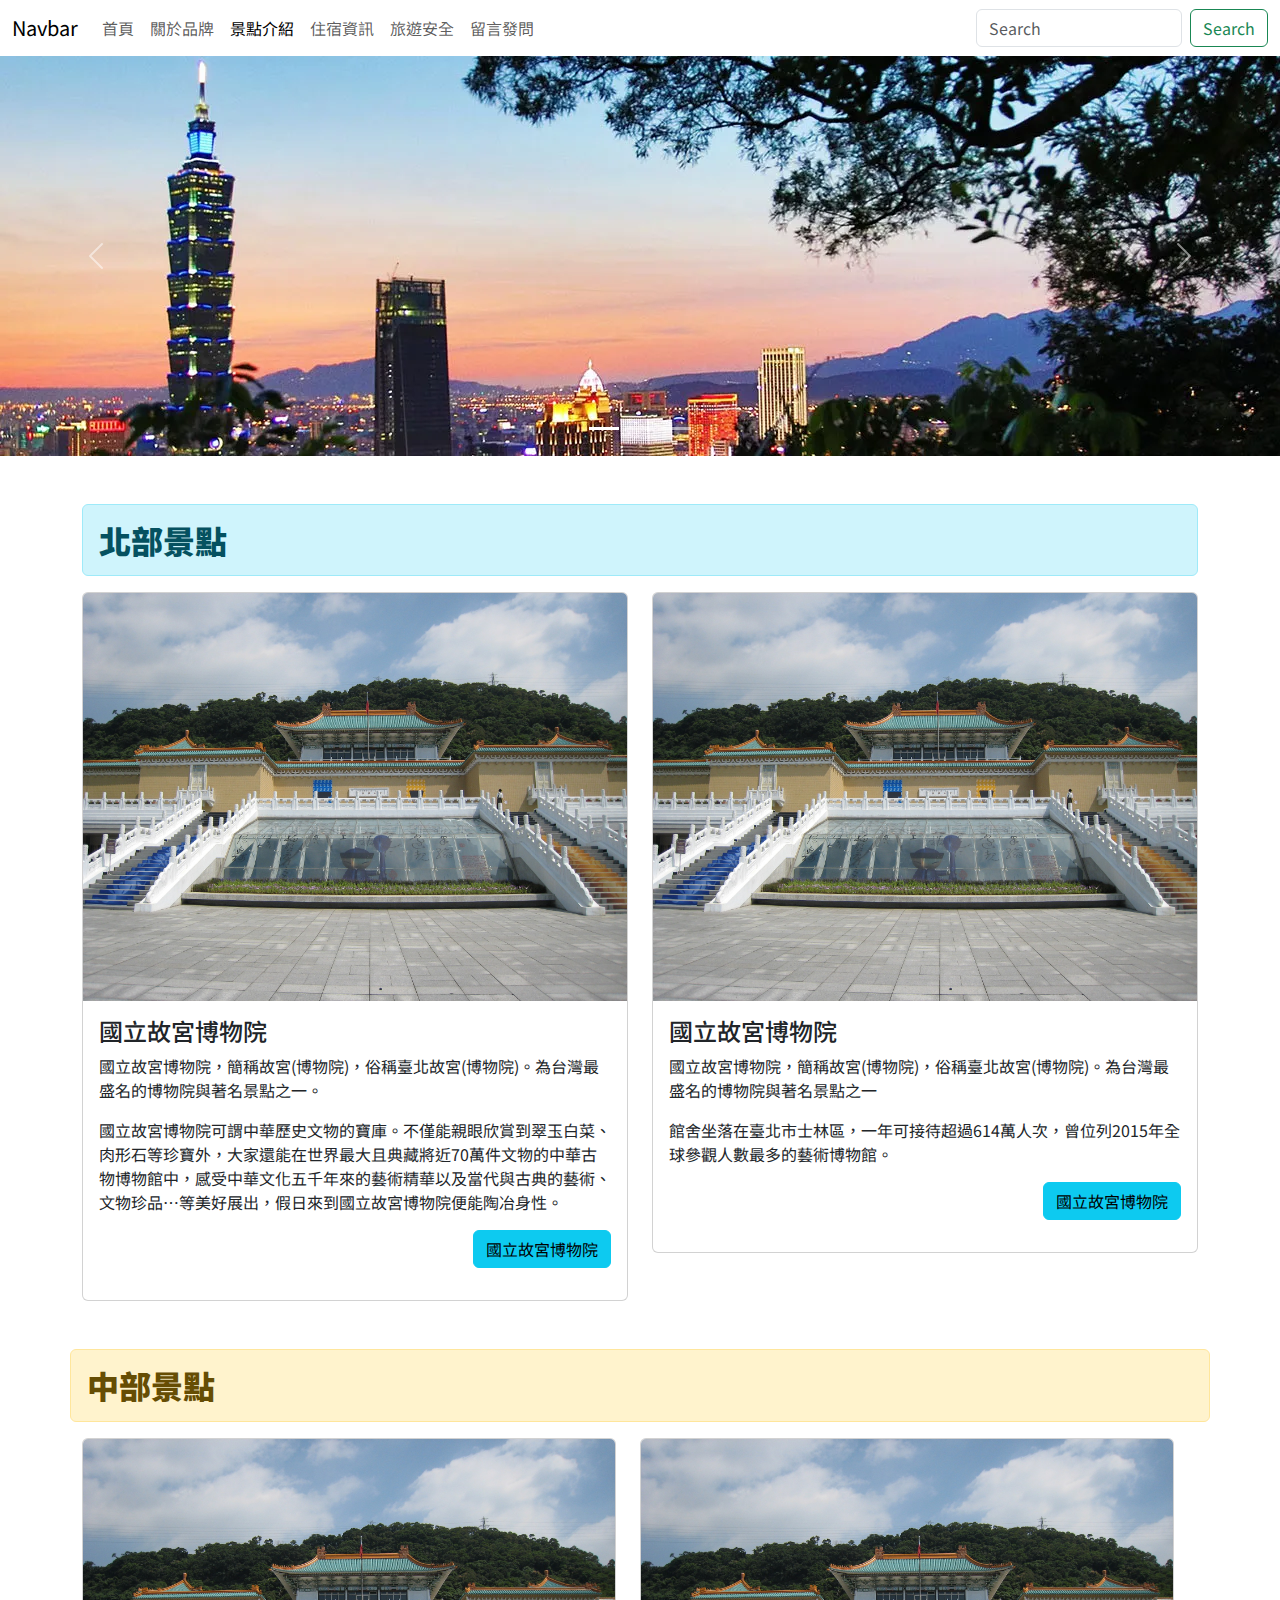
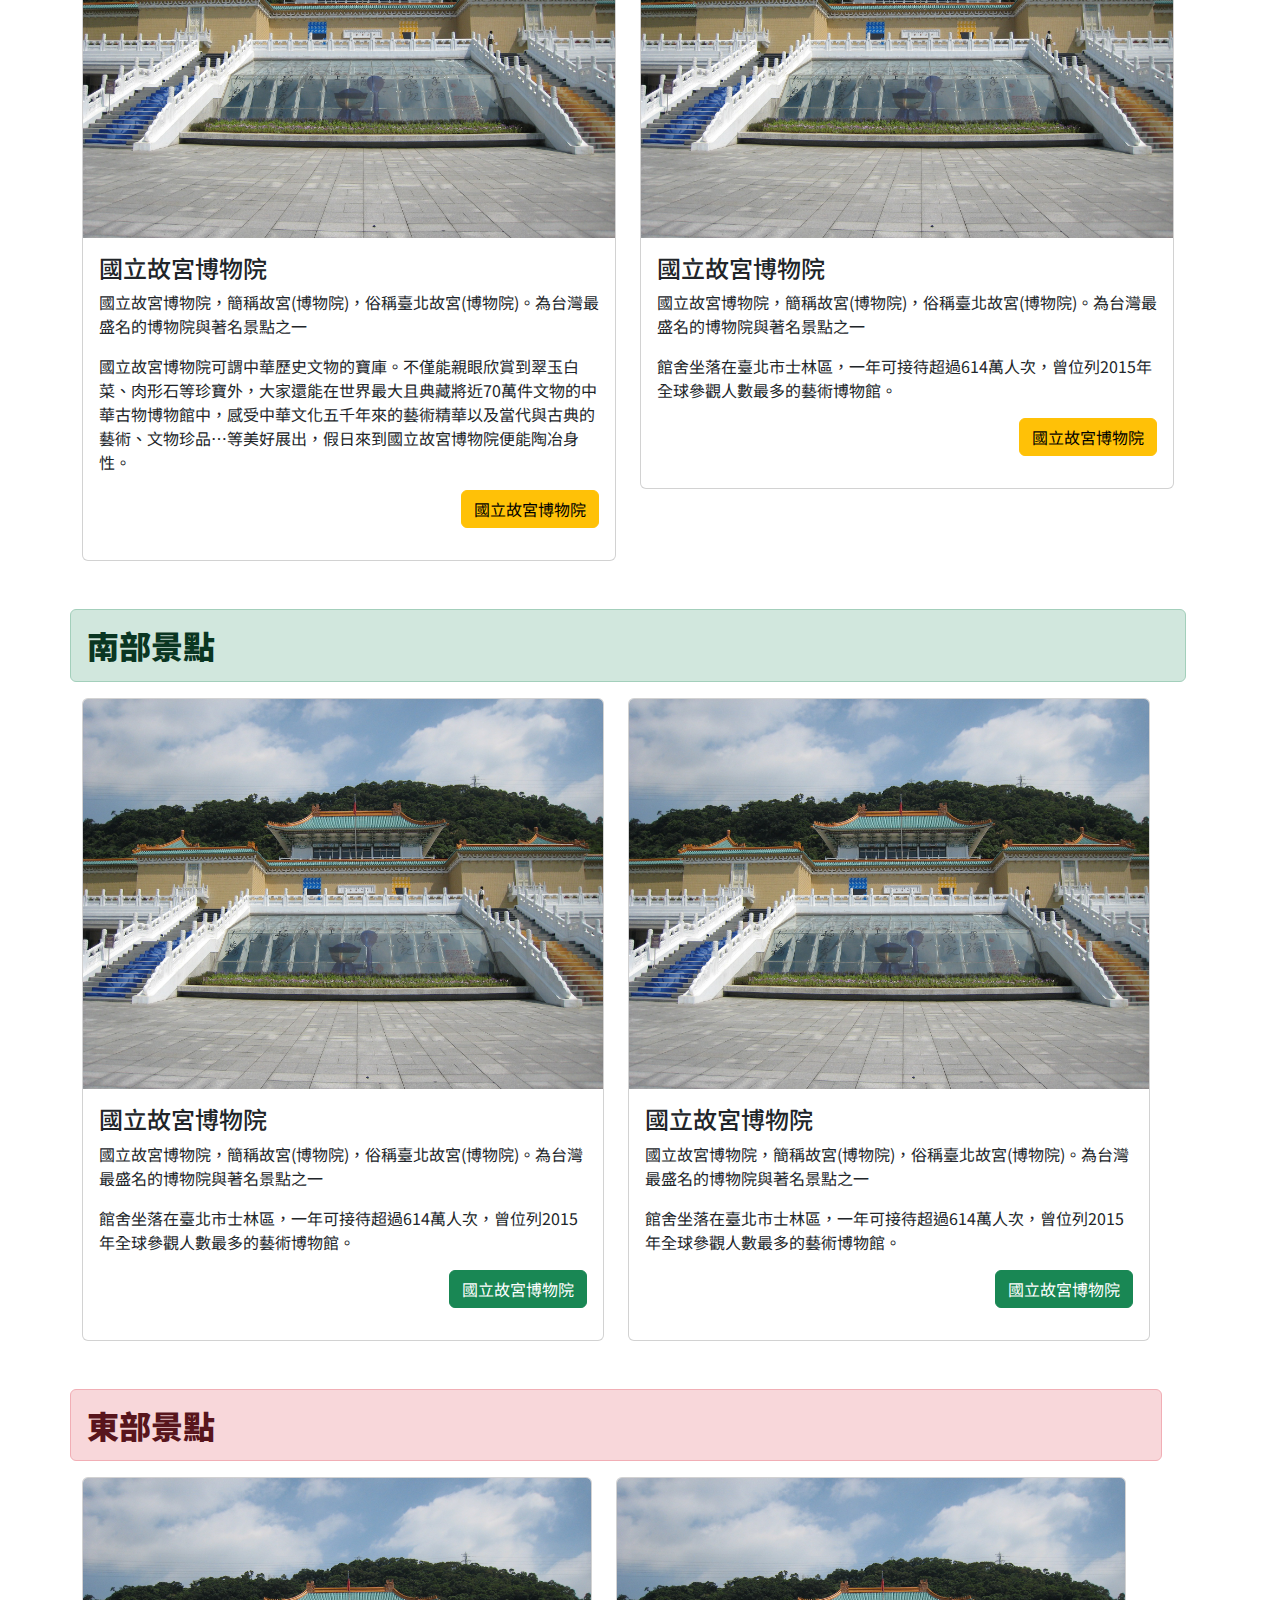
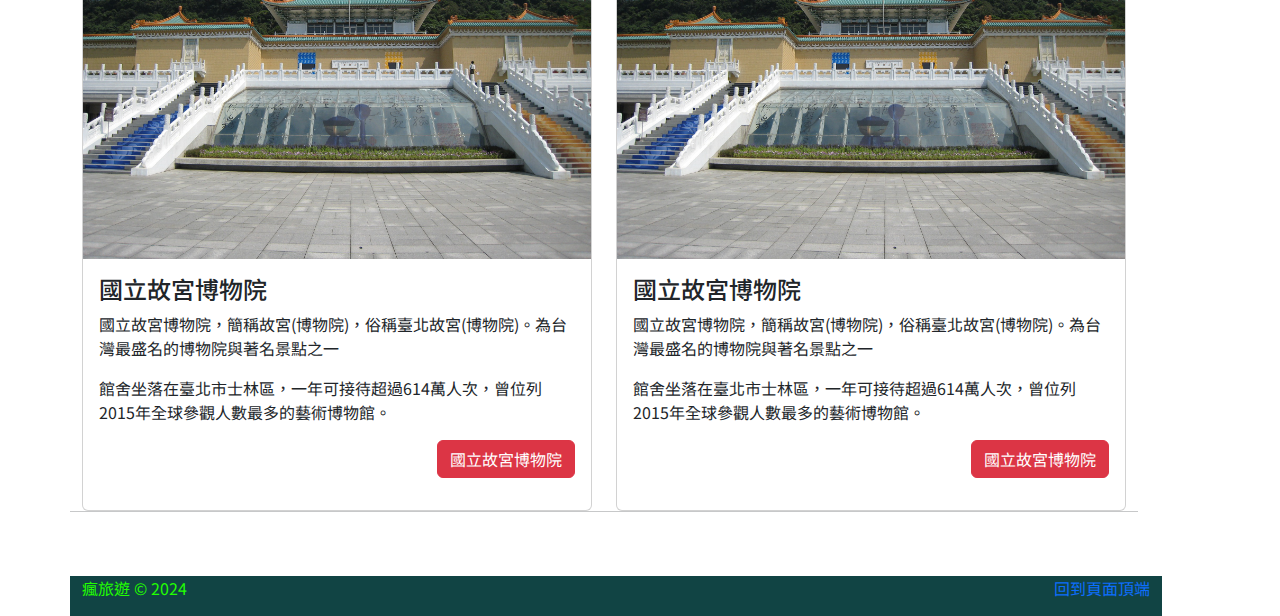
<file: viewpoint.html>
<!DOCTYPE html>
<html lang="zh-Hant-TW">
<head>
    <meta charset="UTF-8">        
    <meta name="viewport" content="width=device-width, initial-scale=1.0">
    <!-- 設定IE相容模式 -->
    <meta http-equiv="X-UA-Compatible" content="IE=edge" />
    <!-- 網站作者/擁有者 -->
    <meta name="author" content="瘋旅遊CrazyTravel">
    <!-- 網頁描述，簡單介紹網頁內容 -->
    <meta name="description" content="網頁內容完成再做">
    <!-- 網頁編輯器 -->
    <meta name="generator" content="VisualStudioCode">
    <!-- 關鍵字，Google排除權重，其它搜尋引擎仍然使用 -->
    <meta name="keywords" content="網頁內容完成再做">
    <!-- favicon我的最愛(書籤)圖標 -->
    <link rel="shortcut icon" href="favicon.ico">
    
    <link href="https://cdn.jsdelivr.net/npm/bootstrap@5.3.3/dist/css/bootstrap.min.css" rel="stylesheet" integrity="sha384-QWTKZyjpPEjISv5WaRU9OFeRpok6YctnYmDr5pNlyT2bRjXh0JMhjY6hW+ALEwIH" crossorigin="anonymous">
    <link rel="stylesheet" href="css/custom.css">
    <!-- GA追蹤分析 -->
    <!-- Google tag (gtag.js) -->
    <script async src="https://www.googletagmanager.com/gtag/js?id=G-BGVSDQ0Q1H"></script>
    <script>
      window.dataLayer = window.dataLayer || [];
      function gtag(){dataLayer.push(arguments);}
      gtag('js', new Date());
    
      gtag('config', 'G-BGVSDQ0Q1H');
    </script>
        <title>瘋旅遊-景點介紹</title>
</head>
<!-- GA追蹤分析 -->
<body>
    <header>
        <nav class="navbar navbar-expand-lg bg-dark ">
            <div class="container-fluid">
              <a class="navbar-brand" href="#">Navbar</a>
              <button class="navbar-toggler" type="button" data-bs-toggle="collapse" data-bs-target="#navbarSupportedContent" aria-controls="navbarSupportedContent" aria-expanded="false" aria-label="Toggle navigation">
                <span class="navbar-toggler-icon"></span>
              </button>
              <div class="collapse navbar-collapse" id="navbarSupportedContent">
                <!-- 導覽按鈕列 -->
                <ul class="navbar-nav me-auto mb-2 mb-lg-0">
                  <li class="nav-item">
                    <a class="nav-link" href="index.html">首頁</a>
                  </li>
                  <li class="nav-item">
                    <a class="nav-link " href="about.html">關於品牌</a>
                  </li>
                  <li class="nav-item">
                    <a class="nav-link active" aria-current="page" href="viewpoint.html">景點介紹</a>
                  </li>
                  <li class="nav-item">
                    <a class="nav-link" href="hotel.html">住宿資訊</a>
                  </li>
                  <li class="nav-item">
                    <a class="nav-link" href="safe.html">旅遊安全</a>
                  </li>
                  <li class="nav-item">
                    <a class="nav-link" href="https://toolkit.url.com.tw/bbs/index.php?email=bbs@trial-155897.url.tw" target="_blank">留言發問</a>
                  </li>
                </ul>
                <!-- 表單、php -->
                <form class="d-flex" role="search">
                  <input class="form-control me-2" type="search" placeholder="Search" aria-label="Search">
                  <button class="btn btn-outline-success" type="submit">Search</button>
                </form>
              </div>
            </div>
        </nav>

    </header>
    <main>
      <div id="carouselExampleIndicators" class="carousel slide">
        <div class="carousel-indicators">
          <button type="button" data-bs-target="#carouselExampleIndicators" data-bs-slide-to="0" class="active" aria-current="true" aria-label="Slide 1"></button>
          <button type="button" data-bs-target="#carouselExampleIndicators" data-bs-slide-to="1" aria-label="Slide 2"></button>
          <button type="button" data-bs-target="#carouselExampleIndicators" data-bs-slide-to="2" aria-label="Slide 3"></button>
        </div>
        <div class="carousel-inner">
          <div class="carousel-item active">
            <img src="images/index/taipei-101-2511672_1920-111.webp" class="d-block w-100" alt="台北101大樓" title="台北101大樓" aria-label="台北101大樓">
          </div>
          <div class="carousel-item">
            <img src="images/index/taipei-101-2844052_1920-222.webp" class="d-block w-100" alt="台北101大樓" title="台北101大樓" aria-level="台北101大樓" >
          </div>
          <div class="carousel-item">
            <img src="images/index/taipei-taiwan-2057818_1920-333.webp" class="d-block w-100" alt="台北大樓" title="台北大樓" aria-level="台北大樓">
          </div>
        </div>
        <button class="carousel-control-prev" type="button" data-bs-target="#carouselExampleIndicators" data-bs-slide="prev">
          <span class="carousel-control-prev-icon" aria-hidden="true"></span>
          <span class="visually-hidden">Previous</span>
        </button>
        <button class="carousel-control-next" type="button" data-bs-target="#carouselExampleIndicators" data-bs-slide="next">
          <span class="carousel-control-next-icon" aria-hidden="true"></span>
          <span class="visually-hidden">Next</span>
        </button>
      </div>
      <div class="container">
        <h2 class="alert alert-info mt-5" role="alert">北部景點</h2>
        <div class="row">
            <div class="col-lg-6">
                <div class="card">
                    <img src="images/viewpoint/national-palace-museum-1158392_1920.jpg" alt="國立故宮博物院" class="card-img-top" title="國立故宮博物院" aria-label="國立故宮博物院" >
                    <div class="card-body">
                        <h4 class="card-title">國立故宮博物院</h4>
                        <p class="card-text">國立故宮博物院，簡稱故宮(博物院)，俗稱臺北故宮(博物院)。為台灣最盛名的博物院與著名景點之一。</p>
                        <p class="card-text">國立故宮博物院可謂中華歷史文物的寶庫。不僅能親眼欣賞到翠玉白菜、肉形石等珍寶外，大家還能在世界最大且典藏將近70萬件文物的中華古物博物館中，感受中華文化五千年來的藝術精華以及當代與古典的藝術、文物珍品…等美好展出，假日來到國立故宮博物院便能陶冶身性。</p>
                        <p class="text-end">
                            <a href="https://www.npm.gov.tw/" class="btn btn-info" target="_blank" role="button">國立故宮博物院</a>
                        </p>
                    </div>
                </div>
            </div>            
            <div class="col-lg-6">
                <div class="card">
                    <img src="images/viewpoint/national-palace-museum-1158392_1920.jpg" alt="國立故宮博物院" class="card-img-top" title="國立故宮博物院" aria-label="國立故宮博物院" >
                    <div class="card-body">
                        <h4 class="card-title">國立故宮博物院</h4>
                        <p class="card-text">國立故宮博物院，簡稱故宮(博物院)，俗稱臺北故宮(博物院)。為台灣最盛名的博物院與著名景點之一</p>
                        <p class="card-text">館舍坐落在臺北市士林區，一年可接待超過614萬人次，曾位列2015年全球參觀人數最多的藝術博物館。</p>
                        <p class="text-end">
                            <a href="https://www.npm.gov.tw/" class="btn btn-info" target="_blank" role="button">國立故宮博物院</a>
                        </p>
                    </div>
                </div>
            </div>
        <h2 class="alert alert-warning mt-5" role="alert">中部景點</h2>
        <div class="row">
            <div class="col-lg-6">
                <div class="card">
                    <img src="images/viewpoint/national-palace-museum-1158392_1920.jpg" alt="國立故宮博物院" class="card-img-top" title="國立故宮博物院" aria-label="國立故宮博物院" >
                    <div class="card-body">
                        <h4 class="card-title">國立故宮博物院</h4>
                        <p class="card-text">國立故宮博物院，簡稱故宮(博物院)，俗稱臺北故宮(博物院)。為台灣最盛名的博物院與著名景點之一</p>
                        <p class="card-text">國立故宮博物院可謂中華歷史文物的寶庫。不僅能親眼欣賞到翠玉白菜、肉形石等珍寶外，大家還能在世界最大且典藏將近70萬件文物的中華古物博物館中，感受中華文化五千年來的藝術精華以及當代與古典的藝術、文物珍品…等美好展出，假日來到國立故宮博物院便能陶冶身性。</p>
                        <p class="text-end">
                            <a href="https://www.npm.gov.tw/" class="btn btn-warning" target="_blank" role="button">國立故宮博物院</a>
                        </p>
                    </div>
                </div>
            </div>            
            <div class="col-lg-6">
                <div class="card">
                    <img src="images/viewpoint/national-palace-museum-1158392_1920.jpg" alt="國立故宮博物院" class="card-img-top" title="國立故宮博物院" aria-label="國立故宮博物院" >
                    <div class="card-body">
                        <h4 class="card-title">國立故宮博物院</h4>
                        <p class="card-text">國立故宮博物院，簡稱故宮(博物院)，俗稱臺北故宮(博物院)。為台灣最盛名的博物院與著名景點之一</p>
                        <p class="card-text">館舍坐落在臺北市士林區，一年可接待超過614萬人次，曾位列2015年全球參觀人數最多的藝術博物館。</p>
                        <p class="text-end">
                            <a href="https://www.npm.gov.tw/" class="btn btn-warning" target="_blank" role="button">國立故宮博物院</a>
                        </p>
                    </div>
                </div>
            </div>
        <h2 class="alert alert-success mt-5"  role="alert">南部景點</h2>
        <div class="row">
            <div class="col-lg-6">
                    <div class="card">
                        <img src="images/viewpoint/national-palace-museum-1158392_1920.jpg" alt="國立故宮博物院" class="card-img-top" title="國立故宮博物院" aria-label="國立故宮博物院" >
                        <div class="card-body">
                            <h4 class="card-title">國立故宮博物院</h4>
                            <p class="card-text">國立故宮博物院，簡稱故宮(博物院)，俗稱臺北故宮(博物院)。為台灣最盛名的博物院與著名景點之一</p>
                            <p class="card-text">館舍坐落在臺北市士林區，一年可接待超過614萬人次，曾位列2015年全球參觀人數最多的藝術博物館。</p>
                            <p class="text-end">
                                <a href="https://www.npm.gov.tw/" class="btn btn-success" target="_blank" role="button">國立故宮博物院</a>
                            </p>
                        </div>
                    </div>
            </div>            
            <div class="col-lg-6">
                    <div class="card">
                        <img src="images/viewpoint/national-palace-museum-1158392_1920.jpg" alt="國立故宮博物院" class="card-img-top" title="國立故宮博物院" aria-label="國立故宮博物院" >
                        <div class="card-body">
                            <h4 class="card-title">國立故宮博物院</h4>
                            <p class="card-text">國立故宮博物院，簡稱故宮(博物院)，俗稱臺北故宮(博物院)。為台灣最盛名的博物院與著名景點之一</p>
                            <p class="card-text">館舍坐落在臺北市士林區，一年可接待超過614萬人次，曾位列2015年全球參觀人數最多的藝術博物館。</p>
                            <p class="text-end">
                                <a href="https://www.npm.gov.tw/" class="btn btn-success" target="_blank" role="button">國立故宮博物院</a>
                            </p>
                        </div>
                    </div>
            </div>
        <h2 class="alert alert-danger mt-5" role="alert">東部景點</h2>
        <div class="row mb-5">
            <div class="col-lg-6">
                    <div class="card">
                        <img src="images/viewpoint/national-palace-museum-1158392_1920.jpg" alt="國立故宮博物院" class="card-img-top" title="國立故宮博物院" aria-label="國立故宮博物院" >
                        <div class="card-body">
                            <h4 class="card-title">國立故宮博物院</h4>
                            <p class="card-text">國立故宮博物院，簡稱故宮(博物院)，俗稱臺北故宮(博物院)。為台灣最盛名的博物院與著名景點之一</p>
                            <p class="card-text">館舍坐落在臺北市士林區，一年可接待超過614萬人次，曾位列2015年全球參觀人數最多的藝術博物館。</p>
                            <p class="text-end">
                                <a href="https://www.npm.gov.tw/" class="btn btn-danger" target="_blank" role="button">國立故宮博物院</a>
                            </p>
                        </div>
                    </div>
            </div>            
            <div class="col-lg-6">
                    <div class="card">
                        <img src="images/viewpoint/national-palace-museum-1158392_1920.jpg" alt="國立故宮博物院" class="card-img-top" title="國立故宮博物院" aria-label="國立故宮博物院" >
                        <div class="card-body">
                            <h4 class="card-title">國立故宮博物院</h4>
                            <p class="card-text">國立故宮博物院，簡稱故宮(博物院)，俗稱臺北故宮(博物院)。為台灣最盛名的博物院與著名景點之一</p>
                            <p class="card-text">館舍坐落在臺北市士林區，一年可接待超過614萬人次，曾位列2015年全球參觀人數最多的藝術博物館。</p>
                            <p class="text-end">
                                <a href="https://www.npm.gov.tw/" class="btn btn-danger" target="_blank" role="button">國立故宮博物院</a>
                            </p>
                        </div>
                    </div>
            </div>    
        <hr>
      </div>
      <footer class="container">
        <p class="float-end"><a href="#top">回到頁面頂端</a></p>
        <p>瘋旅遊 &copy; 2024</p>
        </footer>
    </main>
    <script src="https://cdn.jsdelivr.net/npm/bootstrap@5.3.3/dist/js/bootstrap.bundle.min.js" integrity="sha384-YvpcrYf0tY3lHB60NNkmXc5s9fDVZLESaAA55NDzOxhy9GkcIdslK1eN7N6jIeHz" crossorigin="anonymous"></script>

    
</body>
</html>
</file>
<file: css/custom.css>
/* .text-pri{color: red;}
.text-sec{color: #eedd99;} */

/* GoogleFonts雲端字體 */
@import url('https://fonts.googleapis.com/css2?family=Noto+Sans+TC:wght@300&display=swap');

:root,
[data-bs-theme=light] {
--bs-dark-rgb:rgb(97, 146, 97);
/* 修改Tooltips背景色 */
--bs-emphasis-color: #002266;
}

:root {
  --color-dark-blue: #000088;
  --font-weight-bold: bolder;
}

/* 雲端字體套用在body標籤 */
body {
font-family: "微軟正黑體","Noto Sans TC", sans-serif;
}


/* 選取器是標籤,影響整體 */
h2 {font-size: 2rem;font-weight: 900;color: rgb(39, 102, 229);}

/* 選取器是類別,影響個別,需要手動套用  */
.h2-custom-pink {font-size: 3rem;font-weight: 900;color: rgb(255, 0, 195);}

/* 自訂邊框樣式 */
.card-custom {
border-style: solid;
border-width: 5px;
border-color: red;
border-radius: 5px;
}

/* 拿掉文字超連結下底線 */
footer a {
    text-decoration: none;
}
/* 文字首行縮排 */
textIndent{text-indent : 2rem;}

/* 文字色彩 */
.text-orange {color: #d7580f;}

/* 標題Icons */
.iconsTitle{
font-size: 2.3rem !important;
color: rgb(39, 102, 229);
vertical-align: bottom; 垂直對齊:對齊文字下緣
}

/* 編號清單-類別選取器 */
.list-no {list-style-type: decimal-leading-zero;}

/* 項目清單-類別選取器 */
.list-symbol {list-style-type:circle}

/* 住宿資訊hotel.html，取消邊框，以類別作為選取器 */
.card-no-border {
  border: none;
}

/* 選取器是標籤，影響整體 */
h5 {font-weight: 900;}

/* 無障礙-文字對比 */
footer {background-color: #114444;color: #22FF00;}

/* 無障礙-文字對比 */第二種作法-說明在第69行
.footer-bg-text {background-color: #114444;color: #22FF00;}
/* 第二種作法-但需要在每頁的footer class="container"之後空一格 再加上 footer-bg-text 如下: */
/* <footer class="container footer-bg-text"> */
px-3 pt-3 pb-1 mb-3

.modal {
  --bs-modal-width: 600px;
}

/* Accordion 微型網站作法 
.accor-mainTitle {font-size: 1.8rem;}

.accor-title {font-size: 1.4rem;font-weight: 900;}
  
.accor-subtitle {font-size: 1.2rem;color: black;}

.accor-title-h3 {font-size: 1rem;font-weight: 900;font-style: italic;} */

/* Accordion 中大型網站作法(先設計變數，再帶入成為屬性的值）*/

.accor-mainTitle {
  font-size: 1.8rem;
  font-weight: var(--font-weight-bold);
  color: var(--color-dark-blue);
}

.accor-title {
  font-size: 1.4rem;
  font-weight:var(--font-weight-bold);
  color: var(--color-dark-blue);
}
  
.accor-subtitle {
  font-size: 1.2rem;
  font-weight:var(--font-weight-bold);
  color: black;
}
.accor-title-h3 {
  font-size: 1rem;
  font-weight: var(--font-weight-bold);
  font-style: italic;
}
</file>
